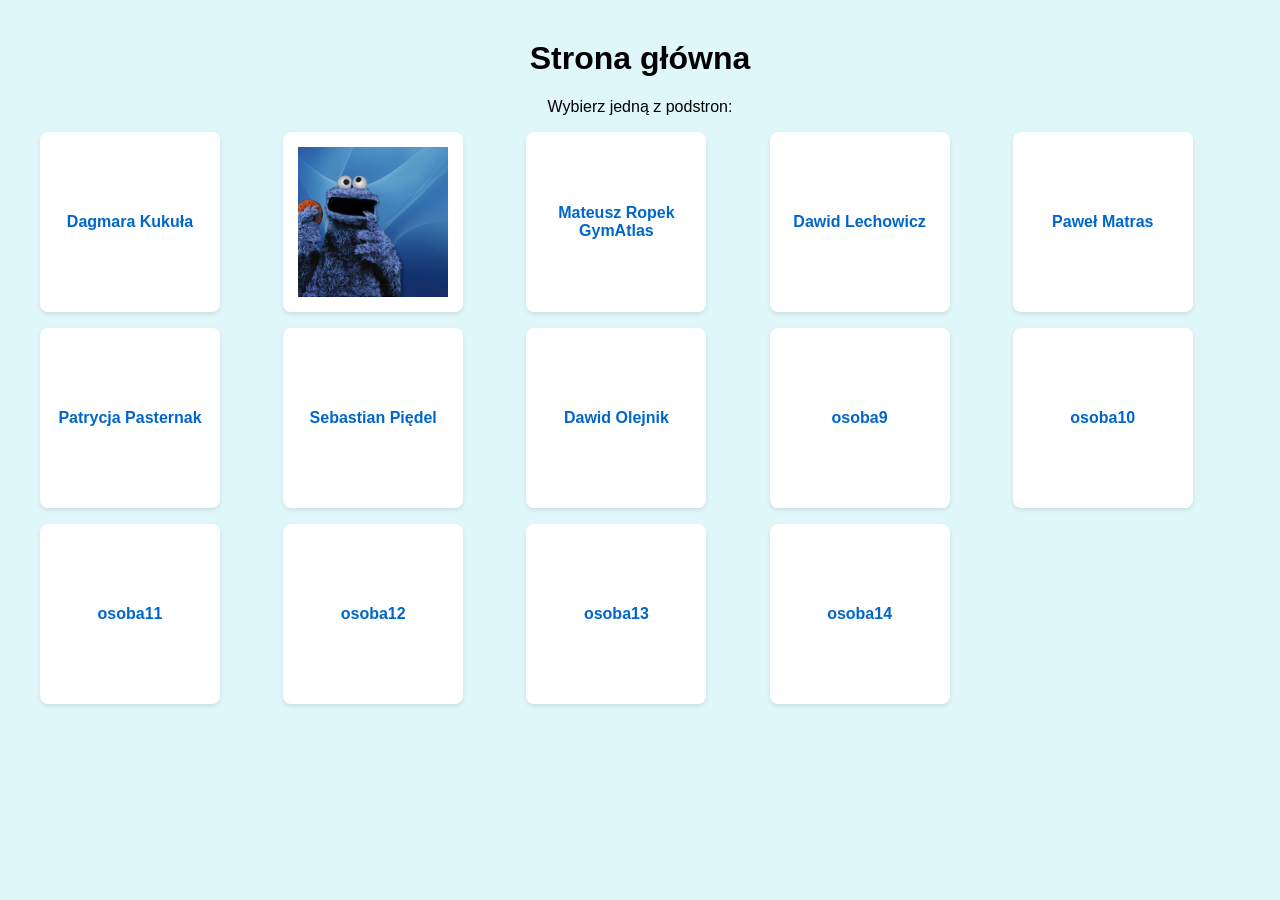
<file: index.html>
<!DOCTYPE html>
<html lang="pl">
  <head>
    <meta charset="UTF-8" />
    <title>Lista podstron</title>
    <link rel="stylesheet" href="style.css" />
  </head>
  <body>
    <h1>Strona główna</h1>
    <p>Wybierz jedną z podstron:</p>
    <ul class="tiles">
      <li><a href="DagmaraKukula.html">Dagmara Kukuła</a></li>
      <li>
        <a href="TKosiarski.html"
          ><img src="img/ciasteczkowo/ciasteczkowy.jpg" alt="Tomasz Kosiarski"
        /></a>
      </li>
      <li>
        <a href="MateuszRopek.html"
          >Mateusz Ropek <br />
          GymAtlas</a
        >
      </li>
      <li><a href="DawidLechowicz.html">Dawid Lechowicz</a></li>
      <li><a href="PawelMatras.html">Paweł Matras</a></li>
      <li><a href="PatrycjaPasternak.html">Patrycja Pasternak</a></li>
      <li><a href="Sebastian_Piędel.html">Sebastian Piędel</a></li>
      <li><a href="DawidOlejnik.html">Dawid Olejnik</a></li>
      <li><a href="osoba9.html">osoba9</a></li>
      <li><a href="osoba10.html">osoba10</a></li>
      <li><a href="osoba11.html">osoba11</a></li>
      <li><a href="osoba12.html">osoba12</a></li>
      <li><a href="osoba13.html">osoba13</a></li>
      <li><a href="osoba14.html">osoba14</a></li>
    </ul>
  </body>
</html>
</file>
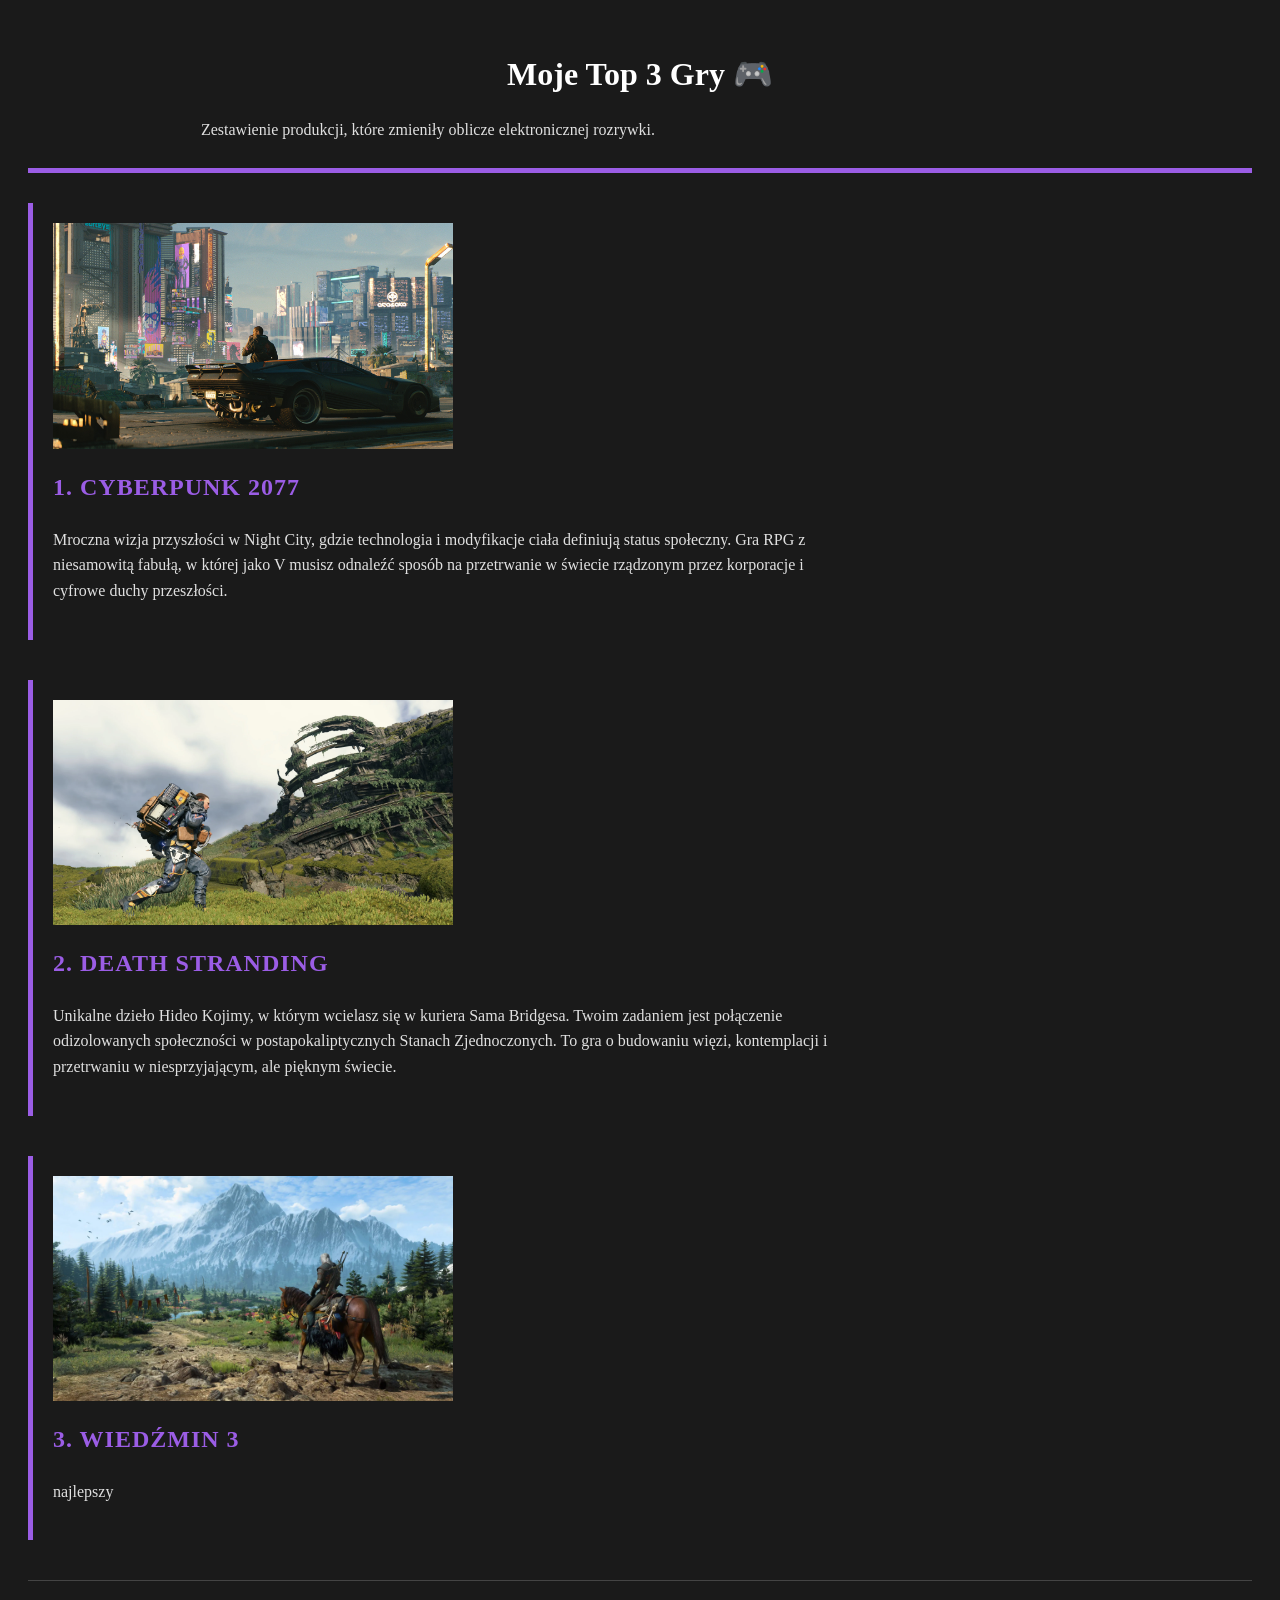
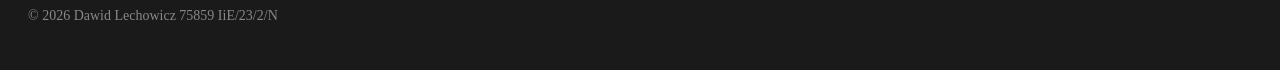
<file: DawidLechowicz.html>
<!DOCTYPE html>
<html lang="pl">
<head>
    <meta charset="UTF-8">
    <meta name="viewport" content="width=device-width, initial-scale=1.0">
    <title>Top 3 Gry</title>
    <style>
    body {
        font-family: "Segoe UI";
        line-height: 1.6;
        padding: 20px;
        background-color: #1a1a1a;
        color: #e0e0e0;
    }
    header {
        text-align: center;
        border-bottom: 5px solid #9b5de5;
        margin-bottom: 30px;
        padding-bottom: 10px;
    }
    header h1 {
        color: #fff;
        margin-bottom: 5px;
    }
    
    .gra {
        border-left: 5px solid #9b5de5;
        padding: 20px;
        margin-bottom: 40px;
    }
    .gra img {
        max-width: 400px;
        display: block;
    }
    h2 { 
        color: #9b5de5;
        text-transform: uppercase;
        letter-spacing: 1px;
    }
    p {
        max-width: 800px;
    }
    footer { 
        margin-top: 40px;
        padding-top: 10px;
        border-top: 1px solid #444;
        font-size: 14px;
        color: #888;
    }
</style>
</head>
<body>

    <header>
        <h1>Moje Top 3 Gry 🎮</h1>
        <p>Zestawienie produkcji, które zmieniły oblicze elektronicznej rozrywki.</p>
    </header>

    <div class="gra">
        <img src="img/gry/CP.jpg" alt="Cyberpunk">
        <h2>1. Cyberpunk 2077</h2>
        <p>Mroczna wizja przyszłości w Night City, gdzie technologia i modyfikacje ciała definiują status społeczny. Gra RPG z niesamowitą fabułą, w której jako V musisz odnaleźć sposób na przetrwanie w świecie rządzonym przez korporacje i cyfrowe duchy przeszłości.</p>
    </div>

    <div class="gra">
        <img src="img/gry/DS.jpg" alt="Death_Stranding">
        <h2>2. Death Stranding</h2>
        <p>Unikalne dzieło Hideo Kojimy, w którym wcielasz się w kuriera Sama Bridgesa. Twoim zadaniem jest połączenie odizolowanych społeczności w postapokaliptycznych Stanach Zjednoczonych. To gra o budowaniu więzi, kontemplacji i przetrwaniu w niesprzyjającym, ale pięknym świecie.</p>
    </div>

    <div class="gra">
        <img src="img/gry/3W3.jpg" alt="Wiedzmin">
        <h2>3. Wiedźmin 3</h2>
        <p>najlepszy</p>
    </div>

    <footer>
        <p>&copy; 2026 Dawid Lechowicz 75859 IiE/23/2/N</p>
    </footer>

</body>
</html>
</file>
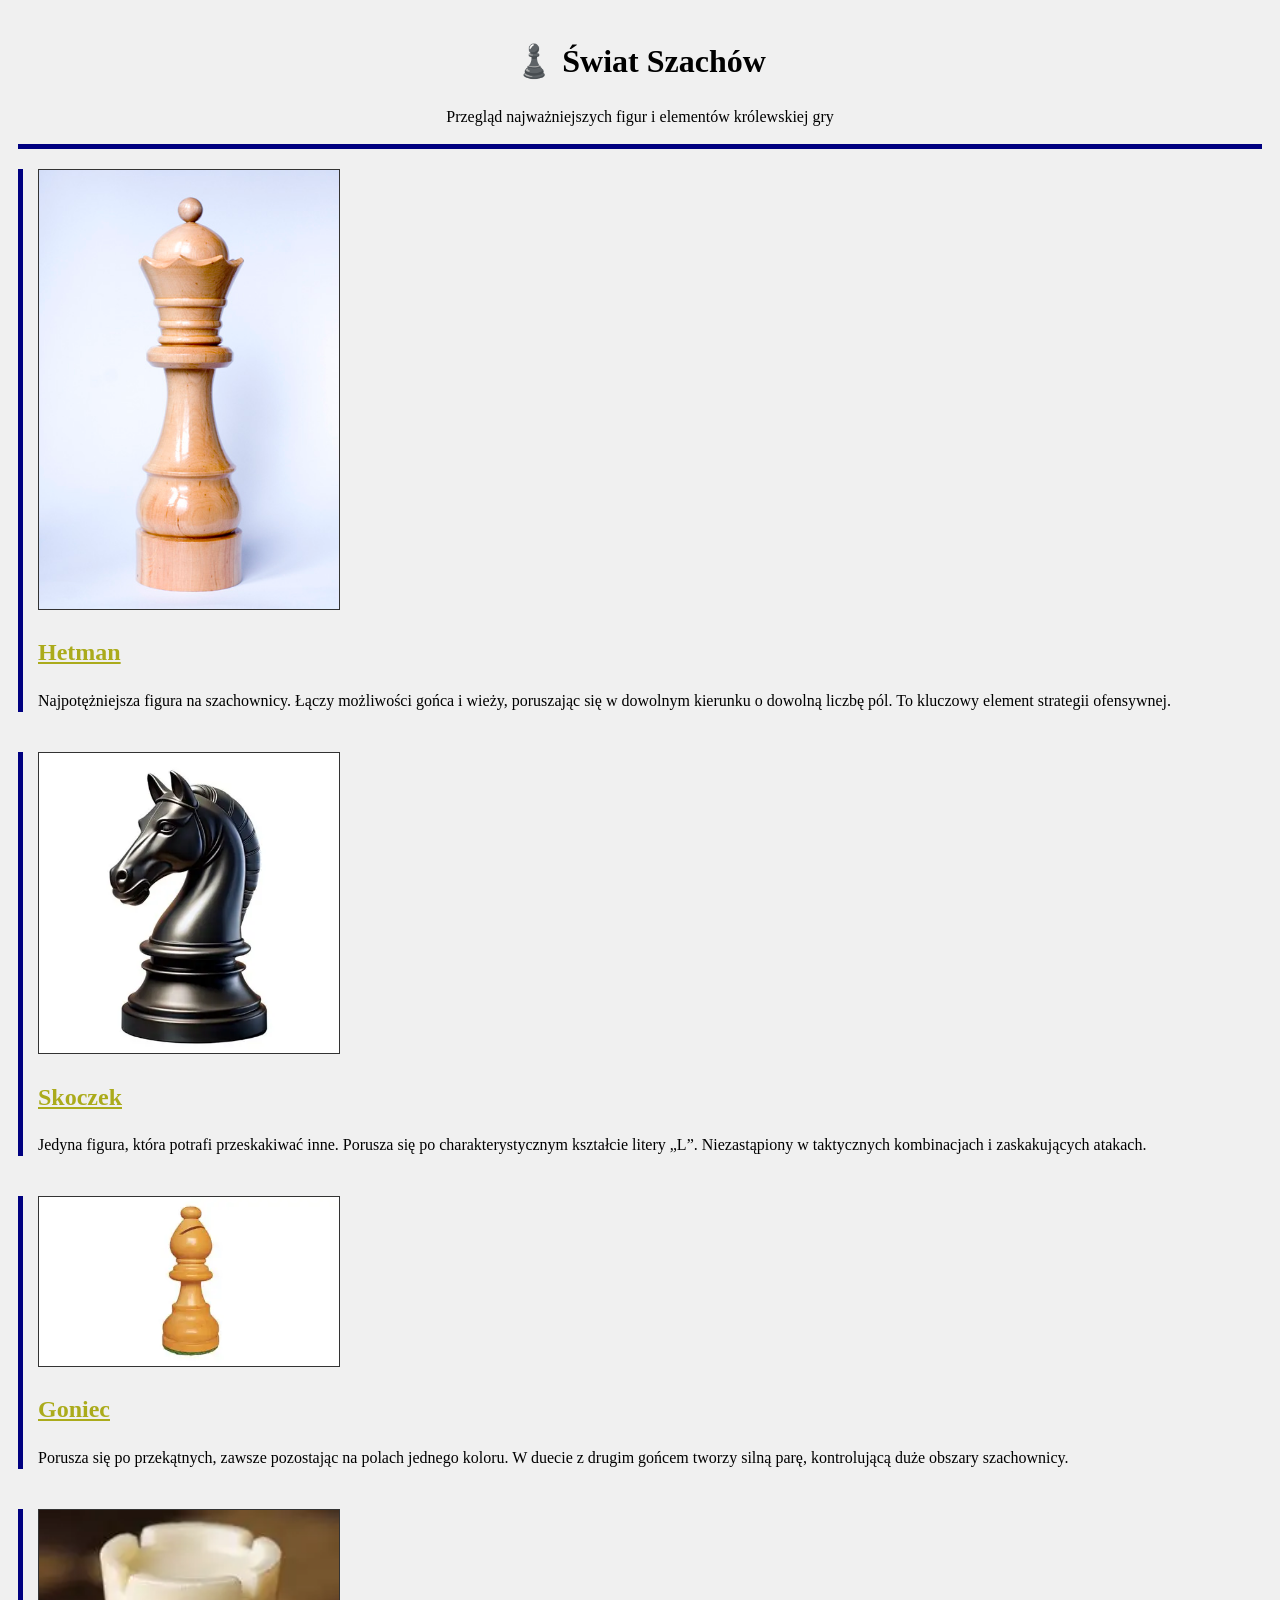
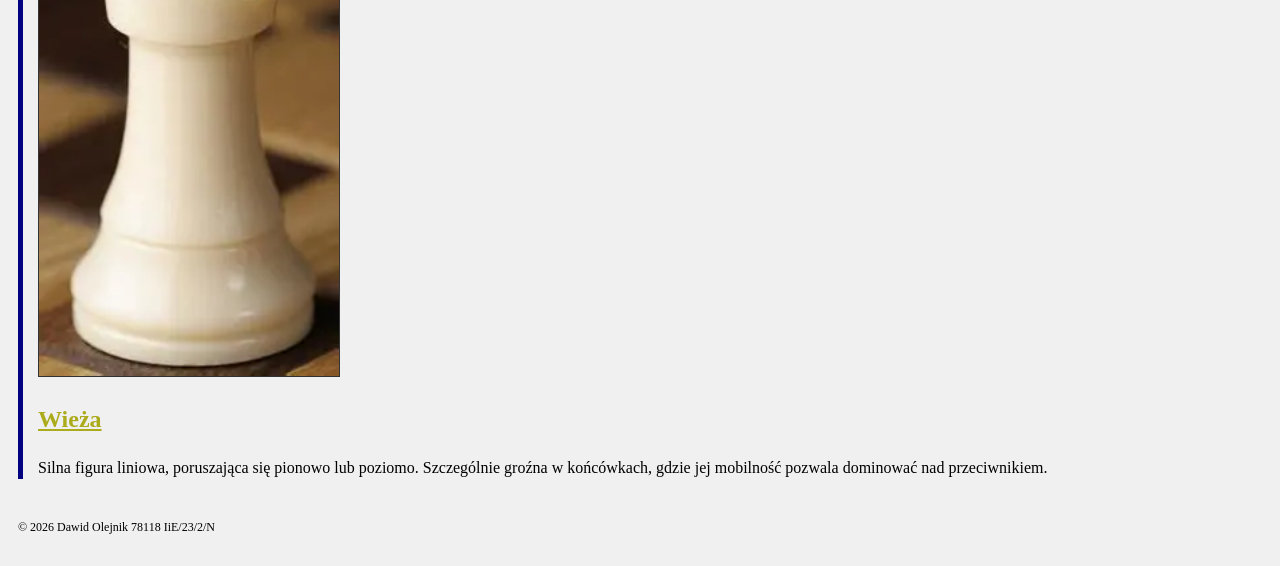
<file: DawidOlejnik.html>
<!DOCTYPE html>
<html lang="pl">
<head>
    <meta charset="UTF-8">
    <meta name="viewport" content="width=device-width, initial-scale=1.0">
    <title>Świat Szachów</title>
    <style>
    body {
        font-family: "Times New Roman", Times, serif;
        line-height: 1.4;
        padding: 10px;
        background-color: #f0f0f0;
        color: #000;
    }
    header {
        text-align: center;
        border-bottom: 5px solid #000080;
        margin-bottom: 20px;
    }
    .szachy {
        background: transparent;
        border: none;
        border-left: 5px solid #000080;
        padding: 0 0 0 15px;
        margin-bottom: 40px;
        text-align: left;
    }
    .szachy img {
        width: 300px;
        border: 1px solid #333;
    }
    h2 { 
        color: #ABAB1B;
        text-decoration: underline;
    }
    footer { 
        margin-top: 20px;
        font-size: 12px;
    }
    </style>
</head>
<body>

    <header>
        <h1>♟️ Świat Szachów</h1>
        <p>Przegląd najważniejszych figur i elementów królewskiej gry</p>
    </header>

    <div class="szachy">
        <img src="img/szachy/hetman.jpg" alt="Hetman">
        <h2>Hetman</h2>
        <p>Najpotężniejsza figura na szachownicy. Łączy możliwości gońca i wieży, 
        poruszając się w dowolnym kierunku o dowolną liczbę pól. 
        To kluczowy element strategii ofensywnej.</p>
    </div>

    <div class="szachy">
        <img src="img/szachy/skoczek.jpg" alt="Skoczek">
        <h2>Skoczek</h2>
        <p>Jedyna figura, która potrafi przeskakiwać inne. 
        Porusza się po charakterystycznym kształcie litery „L”. 
        Niezastąpiony w taktycznych kombinacjach i zaskakujących atakach.</p>
    </div>

    <div class="szachy">
        <img src="img/szachy/goniec.jpg" alt="Goniec">
        <h2>Goniec</h2>
        <p>Porusza się po przekątnych, zawsze pozostając na polach jednego koloru. 
        W duecie z drugim gońcem tworzy silną parę, kontrolującą duże obszary szachownicy.</p>
    </div>
    
    <div class="szachy">
        <img src="img/szachy/wieza.jpg" alt="Wieża">
        <h2>Wieża</h2>
        <p>Silna figura liniowa, poruszająca się pionowo lub poziomo. 
        Szczególnie groźna w końcówkach, gdzie jej mobilność pozwala dominować nad przeciwnikiem.</p>
    </div>

    <footer>
        <p>&copy; 2026 Dawid Olejnik 78118 IiE/23/2/N</p>
    </footer>

</body>
</html>
</file>
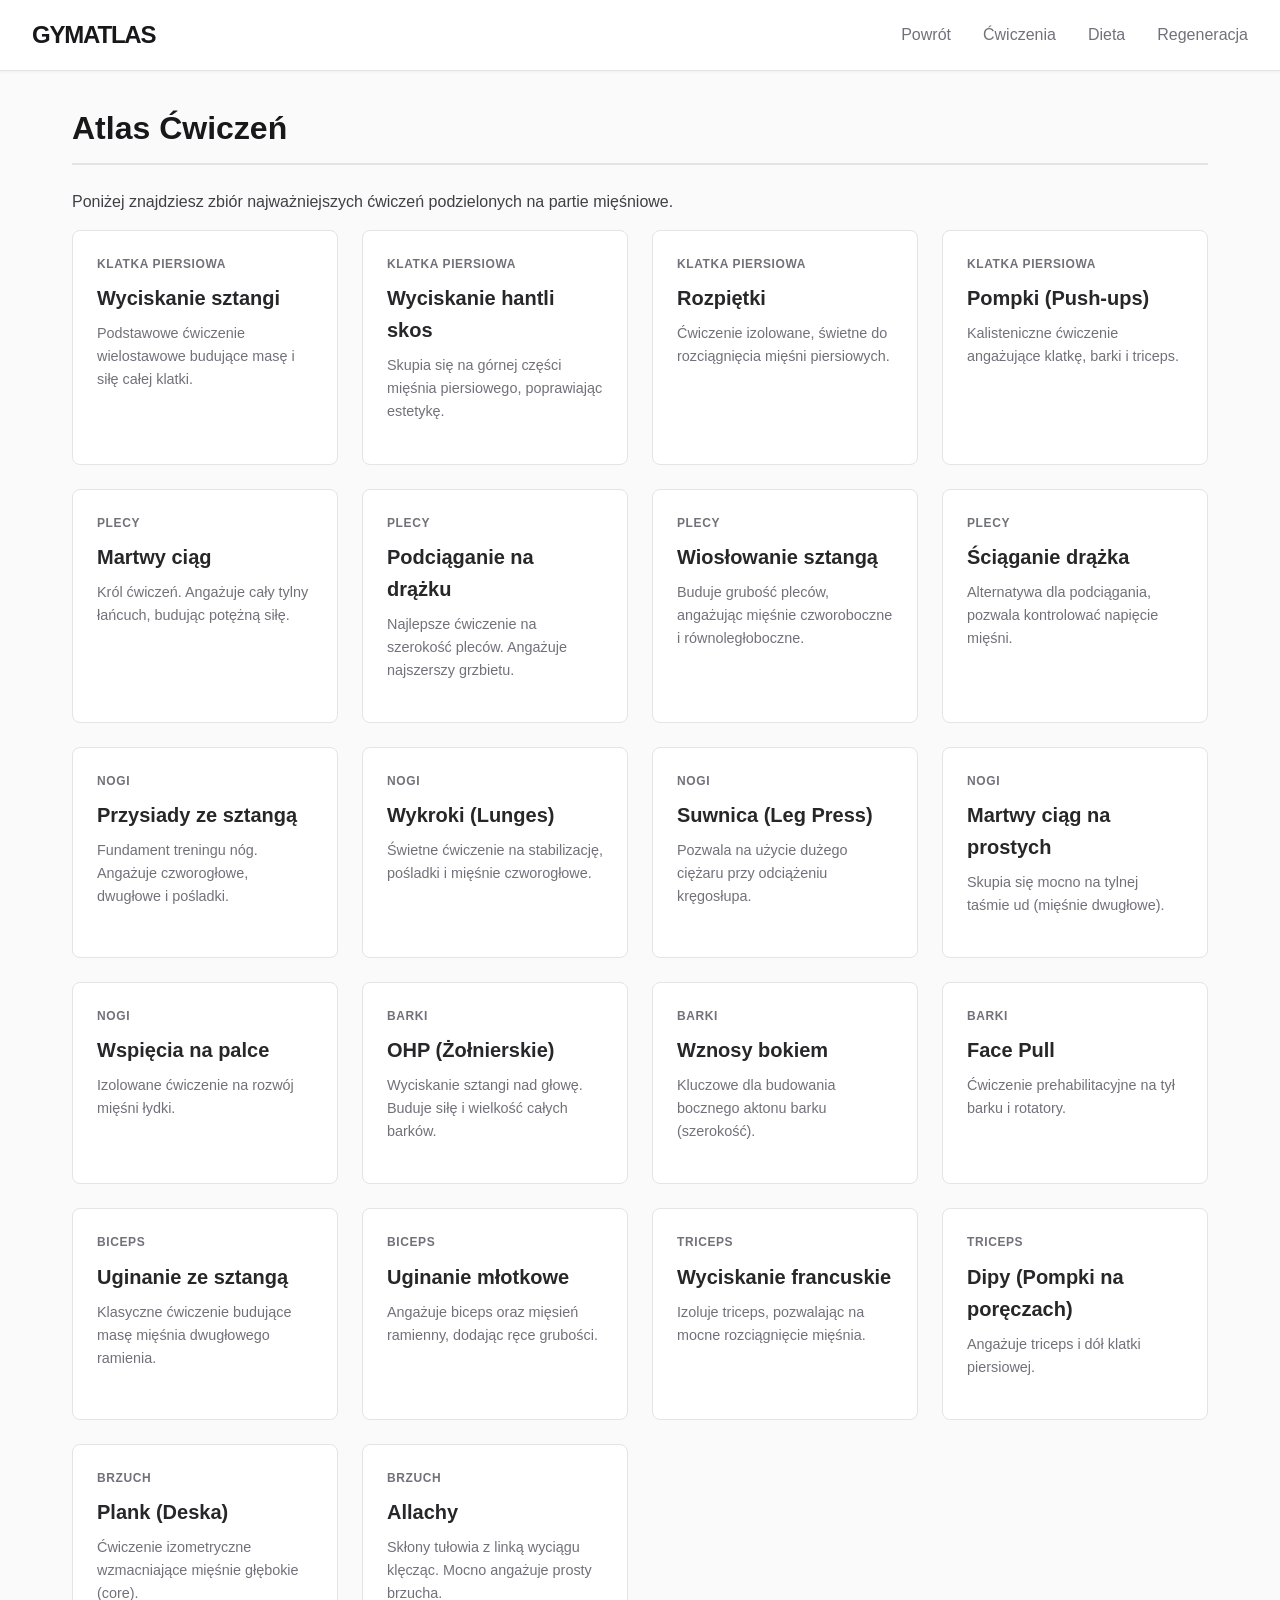
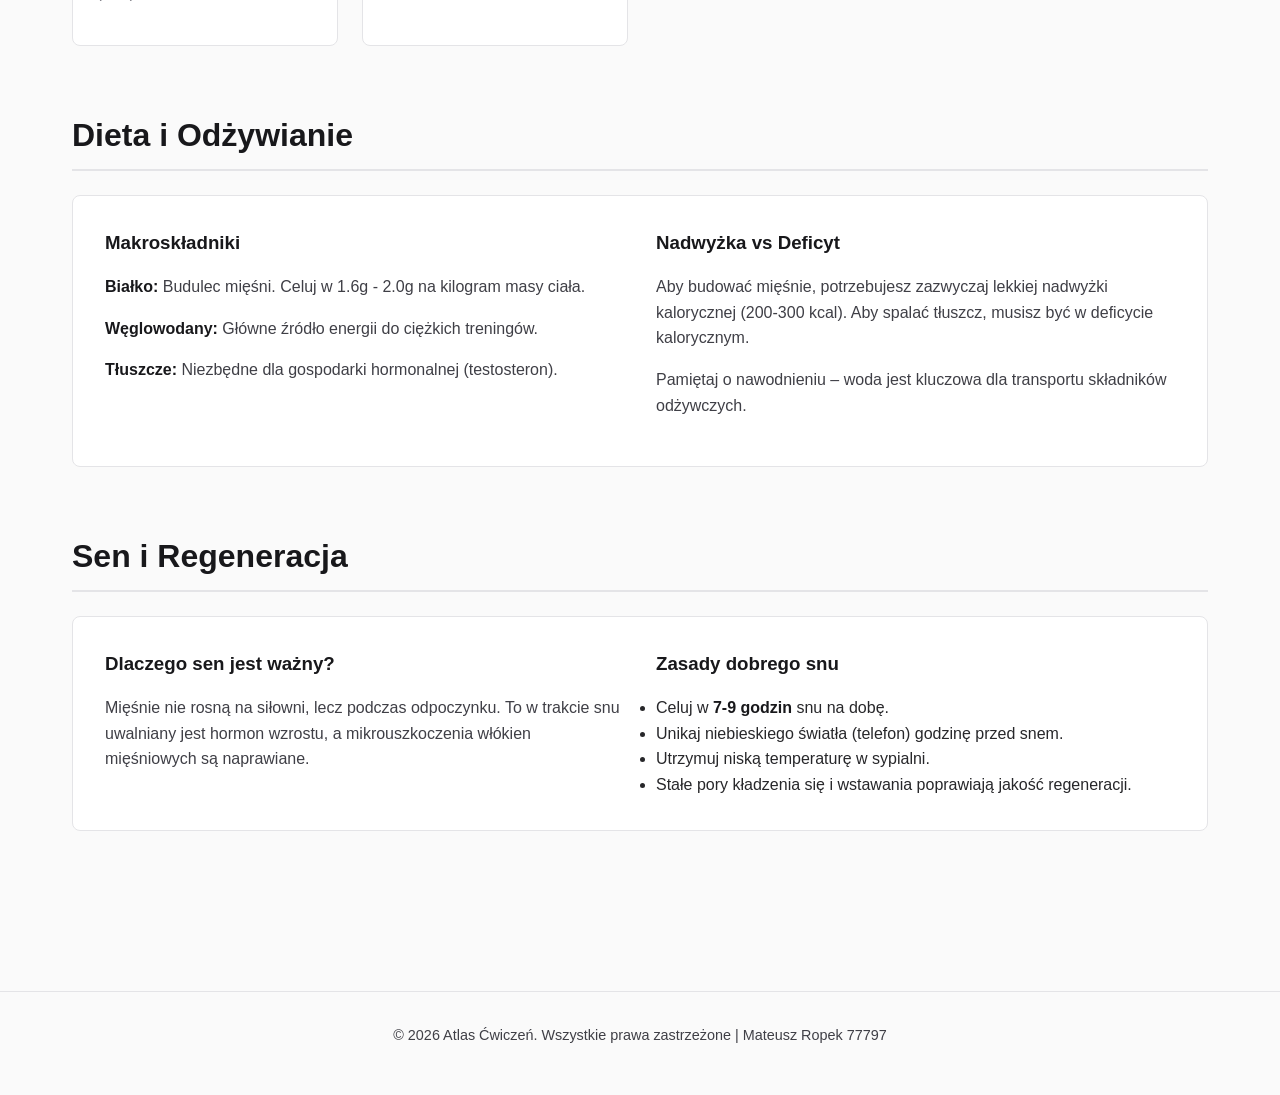
<file: MateuszRopek.html>
<!DOCTYPE html>
<html lang="pl">
  <head>
    <meta charset="UTF-8" />
    <meta name="viewport" content="width=device-width, initial-scale=1.0" />
    <title>Atlas Ćwiczeń - Siła i Zdrowie</title>
    <style>
      :root {
        --zinc-50: #fafafa;
        --zinc-100: #f4f4f5;
        --zinc-200: #e4e4e7;
        --zinc-300: #d4d4d8;
        --zinc-500: #71717a;
        --zinc-700: #3f3f46;
        --zinc-800: #27272a;
        --zinc-900: #18181b;
      }

      * {
        box-sizing: border-box;
        margin: 0;
        padding: 0;
      }

      body {
        font-family: -apple-system, BlinkMacSystemFont, "Segoe UI", Roboto,
          Helvetica, Arial, sans-serif;
        background-color: var(--zinc-50);
        color: var(--zinc-800);
        line-height: 1.6;
      }

      header {
        background-color: white;
        border-bottom: 1px solid var(--zinc-200);
        padding: 1rem 2rem;
        position: sticky;
        top: 0;
        z-index: 100;
        display: flex;
        justify-content: space-between;
        align-items: center;
        box-shadow: 0 1px 3px rgba(0, 0, 0, 0.05);
      }

      .logo {
        font-weight: 800;
        font-size: 1.5rem;
        color: var(--zinc-900);
        text-transform: uppercase;
        letter-spacing: -0.05em;
      }

      nav ul {
        display: flex;
        list-style: none;
        gap: 2rem;
      }

      nav a {
        text-decoration: none;
        color: var(--zinc-500);
        font-weight: 500;
        transition: color 0.2s ease;
        cursor: pointer;
      }

      nav a:hover {
        color: var(--zinc-900);
      }

      main {
        max-width: 1200px;
        margin: 0 auto;
        padding: 2rem;
      }

      section {
        margin-bottom: 4rem;
        scroll-margin-top: 80px;
      }

      h2 {
        font-size: 2rem;
        margin-bottom: 1.5rem;
        color: var(--zinc-900);
        border-bottom: 2px solid var(--zinc-200);
        padding-bottom: 0.5rem;
      }

      p {
        margin-bottom: 1rem;
        color: var(--zinc-700);
      }

      .grid-atlas {
        display: grid;
        grid-template-columns: repeat(auto-fill, minmax(250px, 1fr));
        gap: 1.5rem;
      }

      .card {
        background: white;
        border: 1px solid var(--zinc-200);
        border-radius: 8px;
        padding: 1.5rem;
        transition: all 0.2s ease;
        display: flex;
        flex-direction: column;
      }

      .card:hover {
        border-color: var(--zinc-400);
        box-shadow: 0 4px 6px -1px rgba(0, 0, 0, 0.1);
        transform: translateY(-2px);
      }

      .tag {
        font-size: 0.75rem;
        text-transform: uppercase;
        letter-spacing: 0.05em;
        color: var(--zinc-500);
        font-weight: 700;
        margin-bottom: 0.5rem;
      }

      .card h3 {
        font-size: 1.25rem;
        margin-bottom: 0.5rem;
        color: var(--zinc-800);
        transition: color 0.2s;
      }

      .card:hover h3 {
        color: var(--zinc-900);
      }

      .card p {
        font-size: 0.9rem;
        color: var(--zinc-500);
        flex-grow: 1;
      }

      .info-section {
        display: grid;
        grid-template-columns: 1fr 1fr;
        gap: 2rem;
        background: white;
        padding: 2rem;
        border-radius: 8px;
        border: 1px solid var(--zinc-200);
      }

      .info-box h3 {
        color: var(--zinc-900);
        margin-bottom: 1rem;
      }

      .highlight {
        font-weight: 600;
        color: var(--zinc-900);
      }

      footer {
        text-align: center;
        padding: 2rem;
        border-top: 1px solid var(--zinc-200);
        color: var(--zinc-500);
        font-size: 0.9rem;
        margin-top: 4rem;
      }

      @media (max-width: 768px) {
        nav ul {
          gap: 1rem;
          font-size: 0.9rem;
        }
        .info-section {
          grid-template-columns: 1fr;
        }
      }
    </style>
  </head>
  <body>
    <header>
      <div class="logo">GymAtlas</div>
      <nav>
        <ul>
          <li><a onclick="history.back()">Powrót</a></li>
          <li><a href="#atlas">Ćwiczenia</a></li>
          <li><a href="#dieta">Dieta</a></li>
          <li><a href="#sen">Regeneracja</a></li>
        </ul>
      </nav>
    </header>

    <main>
      <section id="atlas">
        <h2>Atlas Ćwiczeń</h2>
        <p>
          Poniżej znajdziesz zbiór najważniejszych ćwiczeń podzielonych na
          partie mięśniowe.
        </p>

        <div class="grid-atlas">
          <div class="card">
            <span class="tag">Klatka piersiowa</span>
            <h3>Wyciskanie sztangi</h3>
            <p>
              Podstawowe ćwiczenie wielostawowe budujące masę i siłę całej
              klatki.
            </p>
          </div>
          <div class="card">
            <span class="tag">Klatka piersiowa</span>
            <h3>Wyciskanie hantli skos</h3>
            <p>
              Skupia się na górnej części mięśnia piersiowego, poprawiając
              estetykę.
            </p>
          </div>
          <div class="card">
            <span class="tag">Klatka piersiowa</span>
            <h3>Rozpiętki</h3>
            <p>
              Ćwiczenie izolowane, świetne do rozciągnięcia mięśni piersiowych.
            </p>
          </div>
          <div class="card">
            <span class="tag">Klatka piersiowa</span>
            <h3>Pompki (Push-ups)</h3>
            <p>Kalisteniczne ćwiczenie angażujące klatkę, barki i triceps.</p>
          </div>

          <div class="card">
            <span class="tag">Plecy</span>
            <h3>Martwy ciąg</h3>
            <p>
              Król ćwiczeń. Angażuje cały tylny łańcuch, budując potężną siłę.
            </p>
          </div>
          <div class="card">
            <span class="tag">Plecy</span>
            <h3>Podciąganie na drążku</h3>
            <p>
              Najlepsze ćwiczenie na szerokość pleców. Angażuje najszerszy
              grzbietu.
            </p>
          </div>
          <div class="card">
            <span class="tag">Plecy</span>
            <h3>Wiosłowanie sztangą</h3>
            <p>
              Buduje grubość pleców, angażując mięśnie czworoboczne i
              równoległoboczne.
            </p>
          </div>
          <div class="card">
            <span class="tag">Plecy</span>
            <h3>Ściąganie drążka</h3>
            <p>
              Alternatywa dla podciągania, pozwala kontrolować napięcie mięśni.
            </p>
          </div>

          <div class="card">
            <span class="tag">Nogi</span>
            <h3>Przysiady ze sztangą</h3>
            <p>
              Fundament treningu nóg. Angażuje czworogłowe, dwugłowe i pośladki.
            </p>
          </div>
          <div class="card">
            <span class="tag">Nogi</span>
            <h3>Wykroki (Lunges)</h3>
            <p>
              Świetne ćwiczenie na stabilizację, pośladki i mięśnie czworogłowe.
            </p>
          </div>
          <div class="card">
            <span class="tag">Nogi</span>
            <h3>Suwnica (Leg Press)</h3>
            <p>Pozwala na użycie dużego ciężaru przy odciążeniu kręgosłupa.</p>
          </div>
          <div class="card">
            <span class="tag">Nogi</span>
            <h3>Martwy ciąg na prostych</h3>
            <p>Skupia się mocno na tylnej taśmie ud (mięśnie dwugłowe).</p>
          </div>
          <div class="card">
            <span class="tag">Nogi</span>
            <h3>Wspięcia na palce</h3>
            <p>Izolowane ćwiczenie na rozwój mięśni łydki.</p>
          </div>

          <div class="card">
            <span class="tag">Barki</span>
            <h3>OHP (Żołnierskie)</h3>
            <p>
              Wyciskanie sztangi nad głowę. Buduje siłę i wielkość całych
              barków.
            </p>
          </div>
          <div class="card">
            <span class="tag">Barki</span>
            <h3>Wznosy bokiem</h3>
            <p>Kluczowe dla budowania bocznego aktonu barku (szerokość).</p>
          </div>
          <div class="card">
            <span class="tag">Barki</span>
            <h3>Face Pull</h3>
            <p>Ćwiczenie prehabilitacyjne na tył barku i rotatory.</p>
          </div>

          <div class="card">
            <span class="tag">Biceps</span>
            <h3>Uginanie ze sztangą</h3>
            <p>
              Klasyczne ćwiczenie budujące masę mięśnia dwugłowego ramienia.
            </p>
          </div>
          <div class="card">
            <span class="tag">Biceps</span>
            <h3>Uginanie młotkowe</h3>
            <p>Angażuje biceps oraz mięsień ramienny, dodając ręce grubości.</p>
          </div>
          <div class="card">
            <span class="tag">Triceps</span>
            <h3>Wyciskanie francuskie</h3>
            <p>Izoluje triceps, pozwalając na mocne rozciągnięcie mięśnia.</p>
          </div>
          <div class="card">
            <span class="tag">Triceps</span>
            <h3>Dipy (Pompki na poręczach)</h3>
            <p>Angażuje triceps i dół klatki piersiowej.</p>
          </div>

          <div class="card">
            <span class="tag">Brzuch</span>
            <h3>Plank (Deska)</h3>
            <p>Ćwiczenie izometryczne wzmacniające mięśnie głębokie (core).</p>
          </div>
          <div class="card">
            <span class="tag">Brzuch</span>
            <h3>Allachy</h3>
            <p>
              Skłony tułowia z linką wyciągu klęcząc. Mocno angażuje prosty
              brzucha.
            </p>
          </div>
        </div>
      </section>

      <section id="dieta">
        <h2>Dieta i Odżywianie</h2>
        <div class="info-section">
          <div class="info-box">
            <h3>Makroskładniki</h3>
            <p>
              <span class="highlight">Białko:</span> Budulec mięśni. Celuj w
              1.6g - 2.0g na kilogram masy ciała.
            </p>
            <p>
              <span class="highlight">Węglowodany:</span> Główne źródło energii
              do ciężkich treningów.
            </p>
            <p>
              <span class="highlight">Tłuszcze:</span> Niezbędne dla gospodarki
              hormonalnej (testosteron).
            </p>
          </div>
          <div class="info-box">
            <h3>Nadwyżka vs Deficyt</h3>
            <p>
              Aby budować mięśnie, potrzebujesz zazwyczaj lekkiej nadwyżki
              kalorycznej (200-300 kcal). Aby spalać tłuszcz, musisz być w
              deficycie kalorycznym.
            </p>
            <p>
              Pamiętaj o nawodnieniu – woda jest kluczowa dla transportu
              składników odżywczych.
            </p>
          </div>
        </div>
      </section>

      <section id="sen">
        <h2>Sen i Regeneracja</h2>
        <div class="info-section">
          <div class="info-box">
            <h3>Dlaczego sen jest ważny?</h3>
            <p>
              Mięśnie nie rosną na siłowni, lecz podczas odpoczynku. To w
              trakcie snu uwalniany jest hormon wzrostu, a mikrouszkoczenia
              włókien mięśniowych są naprawiane.
            </p>
          </div>
          <div class="info-box">
            <h3>Zasady dobrego snu</h3>
            <ul>
              <li>
                Celuj w <span class="highlight">7-9 godzin</span> snu na dobę.
              </li>
              <li>Unikaj niebieskiego światła (telefon) godzinę przed snem.</li>
              <li>Utrzymuj niską temperaturę w sypialni.</li>
              <li>
                Stałe pory kładzenia się i wstawania poprawiają jakość
                regeneracji.
              </li>
            </ul>
          </div>
        </div>
      </section>
    </main>

    <footer>
      <p>
        &copy; 2026 Atlas Ćwiczeń. Wszystkie prawa zastrzeżone | Mateusz Ropek
        77797
      </p>
    </footer>
  </body>
</html>
</file>
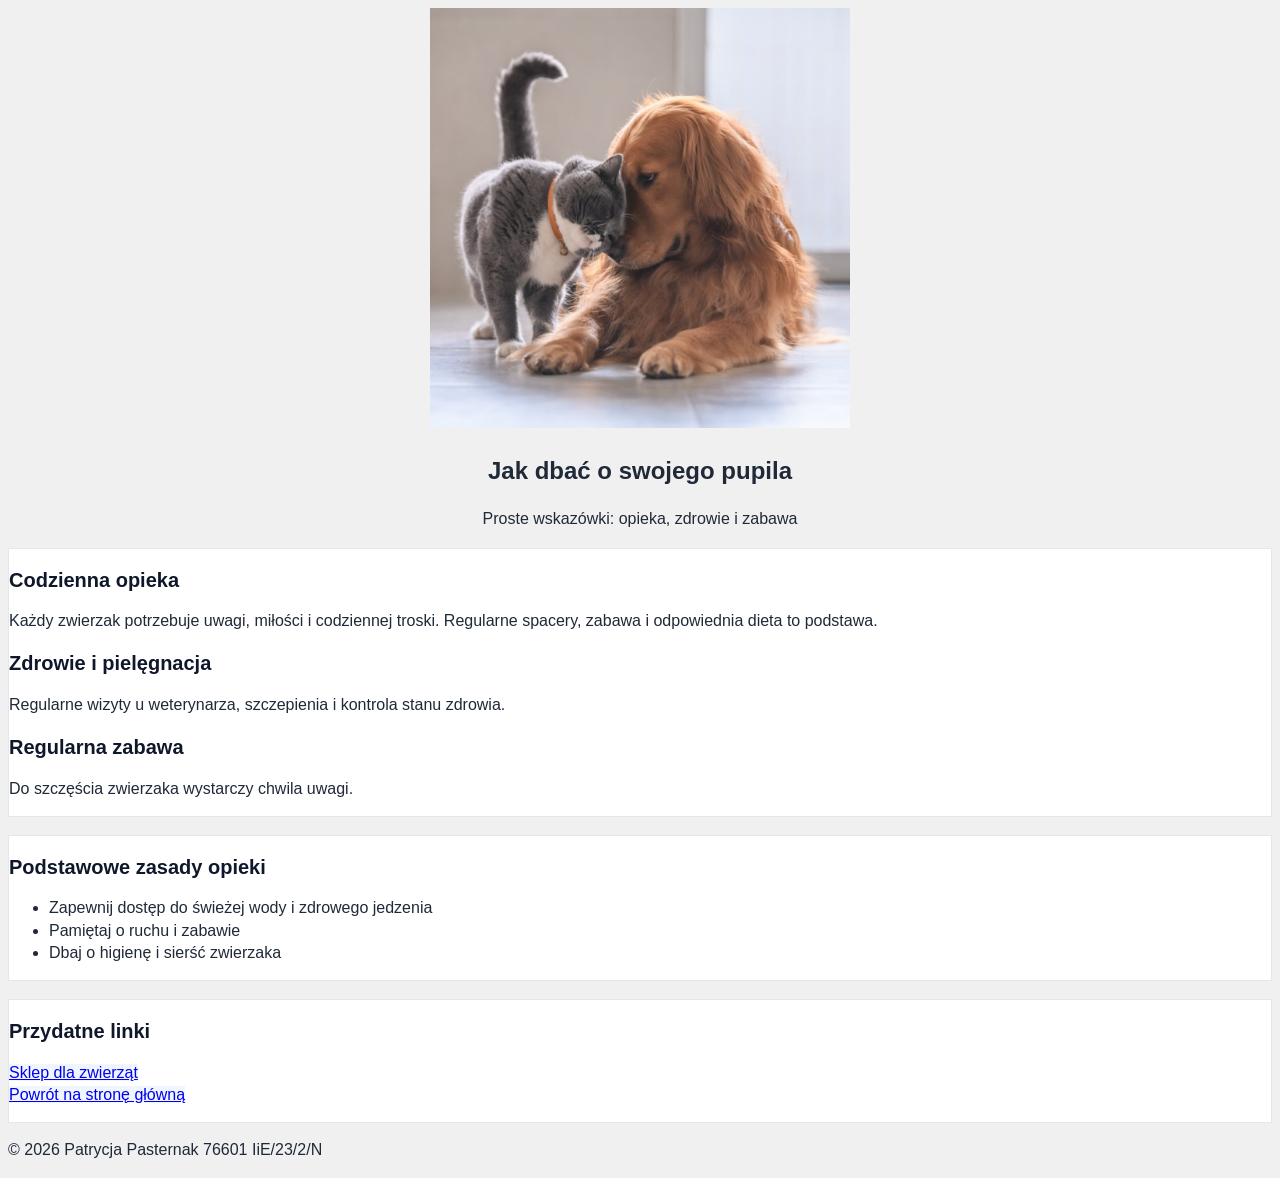
<file: PatrycjaPasternak.html>
<!DOCTYPE html>
<html lang="pl">
<head>
  <meta charset="UTF-8">
  <meta name="viewport" content="width=device-width,initial-scale=1" />
  <title>Jak dbać o swojego pupila</title>

  <style>
    * { box-sizing: border-box; }

 body {
        font-family: "Roboto", Arial, sans-serif;
        line-height: 1.4;
        background-color: #f0f0f1;
        color: #1f2937;
    }
h2 {
        margin-bottom: 20px;
    }

    .hero{
      text-align: center;
    }

    .hero img{
      width: 100%;
      max-width: 420px;
      height: auto;
    }

    section{
      margin-top: 18px;
      background: #ffffff;
      border: 1px solid #e5e7eb;
    }

    h1{
      color: #0f172a;
      font-size: 20px;
    }

    .links a{
      background: #eff6ff;
    }

    footer{
      color: #1f2937;
    }

  </style>
</head>

<body>
  <div class="container">

    <div class="hero">
      <img src="img/pieskot/pieskot.jpg" alt="pieskot" width="350">
      <h2>Jak dbać o swojego pupila</h2>
      <p>Proste wskazówki: opieka, zdrowie i zabawa</p>
    </div>

    <section>
      <h1>Codzienna opieka</h1>
      <p>Każdy zwierzak potrzebuje uwagi, miłości i codziennej troski. Regularne spacery, zabawa i odpowiednia dieta to podstawa.</p>

      <h1>Zdrowie i pielęgnacja</h1>
      <p>Regularne wizyty u weterynarza, szczepienia i kontrola stanu zdrowia.</p>

      <h1>Regularna zabawa</h1>
      <p>Do szczęścia zwierzaka wystarczy chwila uwagi.</p>
    </section>

    <section>
      <h1>Podstawowe zasady opieki</h1>
      <ul>
        <li>Zapewnij dostęp do świeżej wody i zdrowego jedzenia</li>
        <li>Pamiętaj o ruchu i zabawie</li>
        <li>Dbaj o higienę i sierść zwierzaka</li>
      </ul>
    </section>

    <section>
      <h1>Przydatne linki</h1>
      <p class="links">
        <a href="https://www.zooplus.pl" target="_blank">Sklep dla zwierząt</a><br>
        <a href="index.html">Powrót na stronę główną</a>
      </p>
    </section>

    <footer>
      <p>&copy; 2026 Patrycja Pasternak 76601 IiE/23/2/N</p>
    </footer>

  </div>
</body>
</html>
</file>
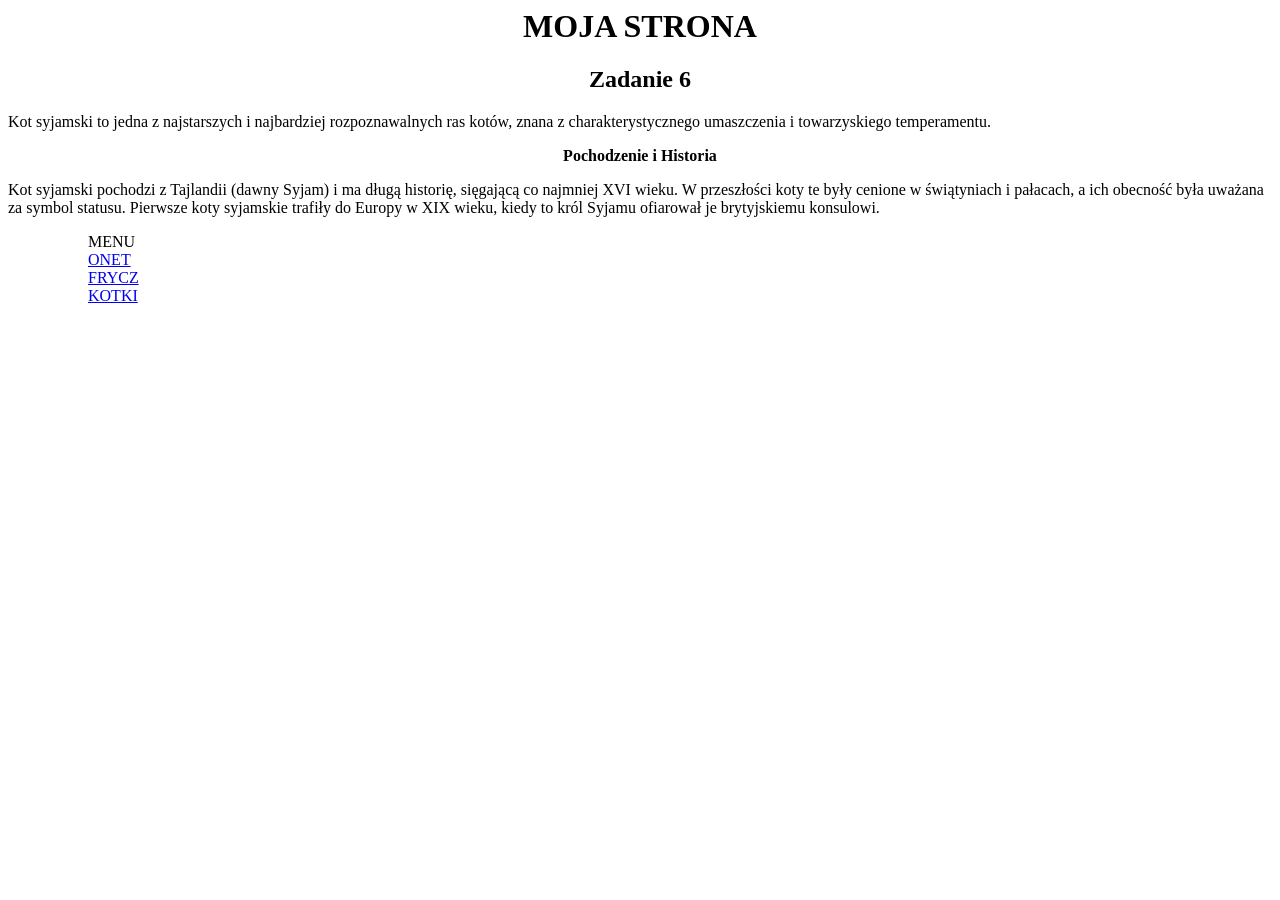
<file: PatulskaAnna.html>
<html>
    
      <body>
      <h1 align = "center"> MOJA STRONA</h1>
      <h2 align = "center"> Zadanie 6 </h2>
      <p> Kot syjamski to jedna z najstarszych i najbardziej rozpoznawalnych ras kotów, znana z charakterystycznego umaszczenia i towarzyskiego temperamentu.</p>
      <p align = "center"><b>Pochodzenie i Historia</b></p>
      <p> Kot syjamski pochodzi z Tajlandii (dawny Syjam) i ma długą historię, sięgającą co najmniej XVI wieku. W przeszłości koty te były cenione w świątyniach i pałacach, a   ich obecność była uważana za symbol statusu. Pierwsze koty syjamskie trafiły do Europy w XIX wieku, kiedy to król Syjamu ofiarował je brytyjskiemu konsulowi. </p>

      <ul>

            <ol>MENU</ol>
            <ol><a href= "http://www.onet.pl">ONET</a></ol>
            <ol><a href = "https://uafm.edu.pl">FRYCZ</a></ol>
            <ol><a href = "strona6_1.html">KOTKI</a></ol>

      </ul>
      </body>


</html>
</file>
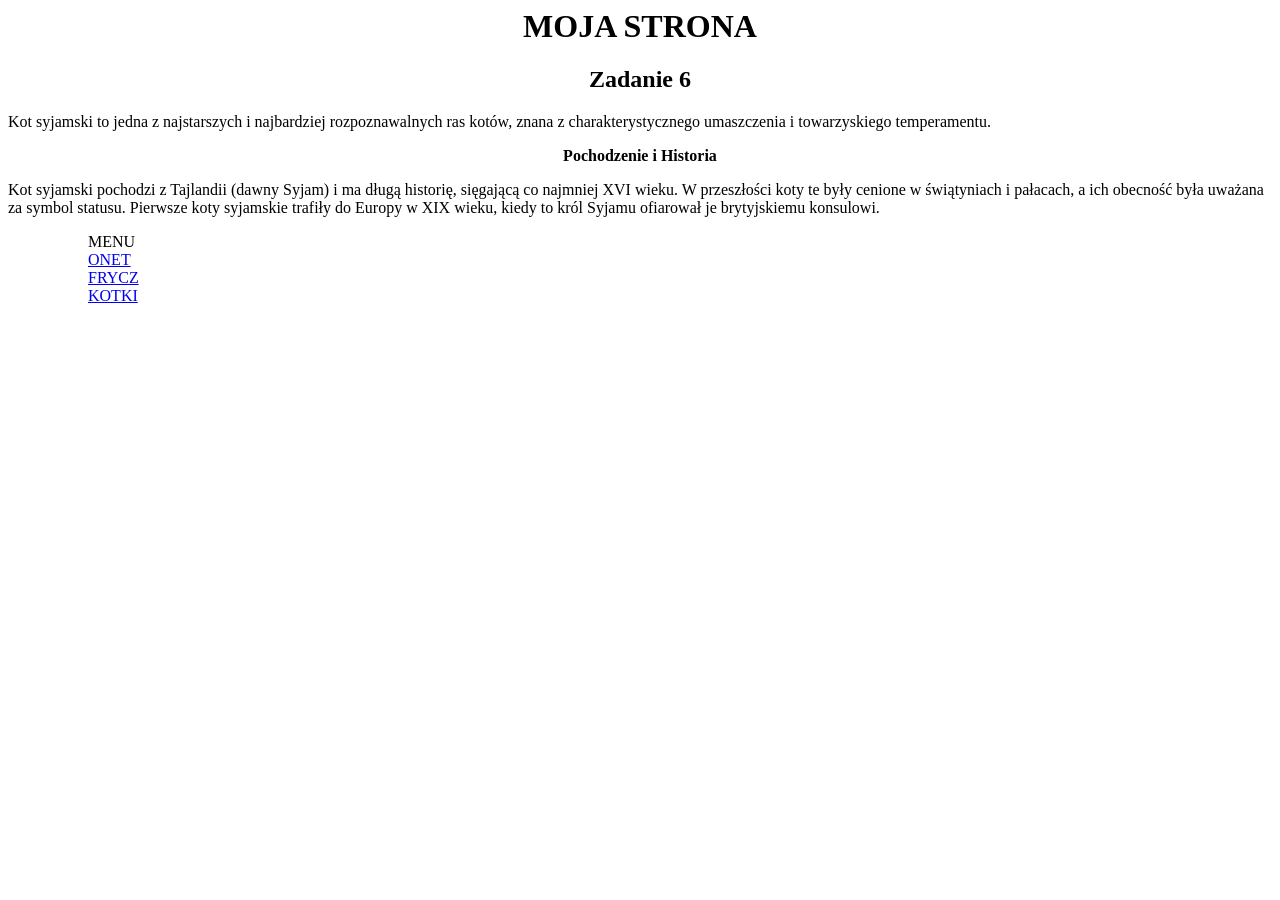
<file: strona.html>
<html>
      <style>
      
</style>
      <body>
      <h1 align = "center"> MOJA STRONA</h1>
      <h2 align = "center"> Zadanie 6 </h2>
      <p> Kot syjamski to jedna z najstarszych i najbardziej rozpoznawalnych ras kotów, znana z charakterystycznego umaszczenia i towarzyskiego temperamentu.</p>
      <p align = "center"><b>Pochodzenie i Historia</b></p>
      <p> Kot syjamski pochodzi z Tajlandii (dawny Syjam) i ma długą historię, sięgającą co najmniej XVI wieku. W przeszłości koty te były cenione w świątyniach i pałacach, a   ich obecność była uważana za symbol statusu. Pierwsze koty syjamskie trafiły do Europy w XIX wieku, kiedy to król Syjamu ofiarował je brytyjskiemu konsulowi. </p>

      <ul>

            <ol>MENU</ol>
            <ol><a href= "http://www.onet.pl">ONET</a></ol>
            <ol><a href = "https://uafm.edu.pl">FRYCZ</a></ol>
            <ol><a href = "strona6_1.html">KOTKI</a></ol>

      </ul>
     
      </body>


</html>
</file>
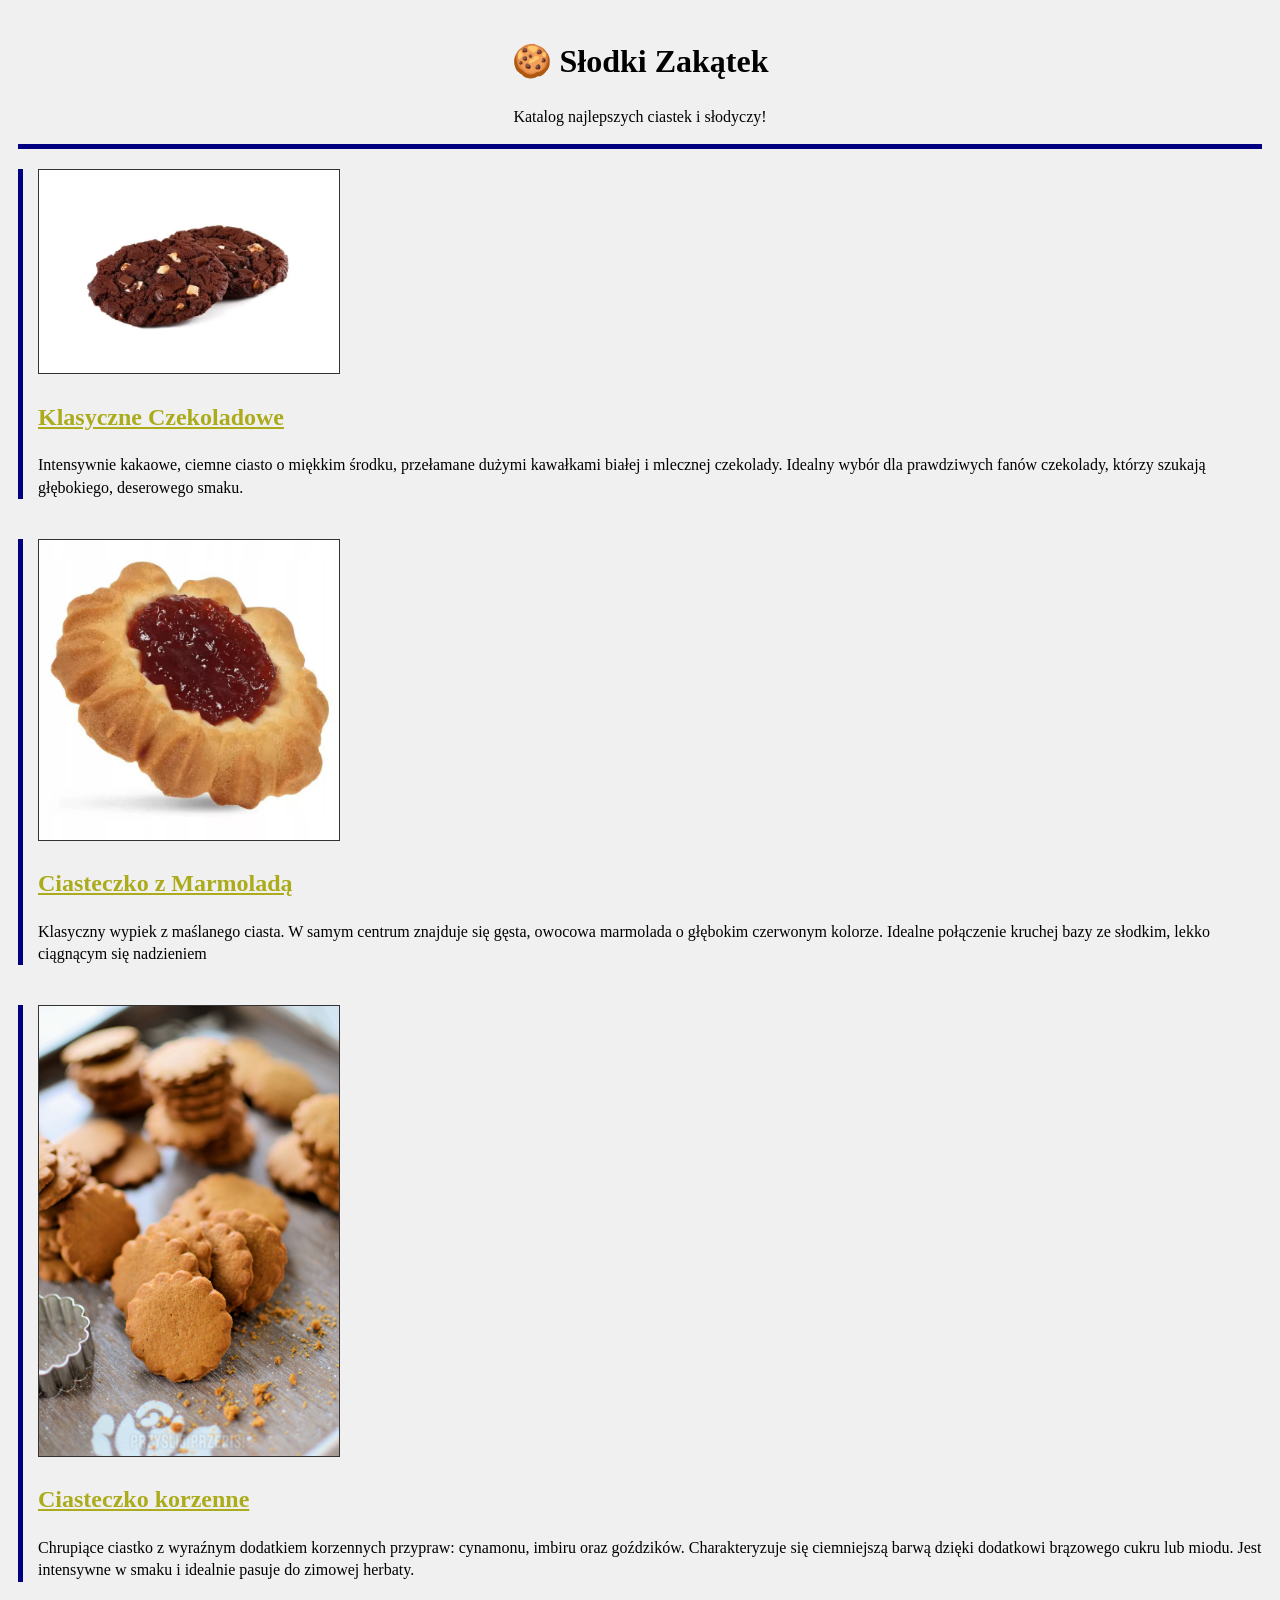
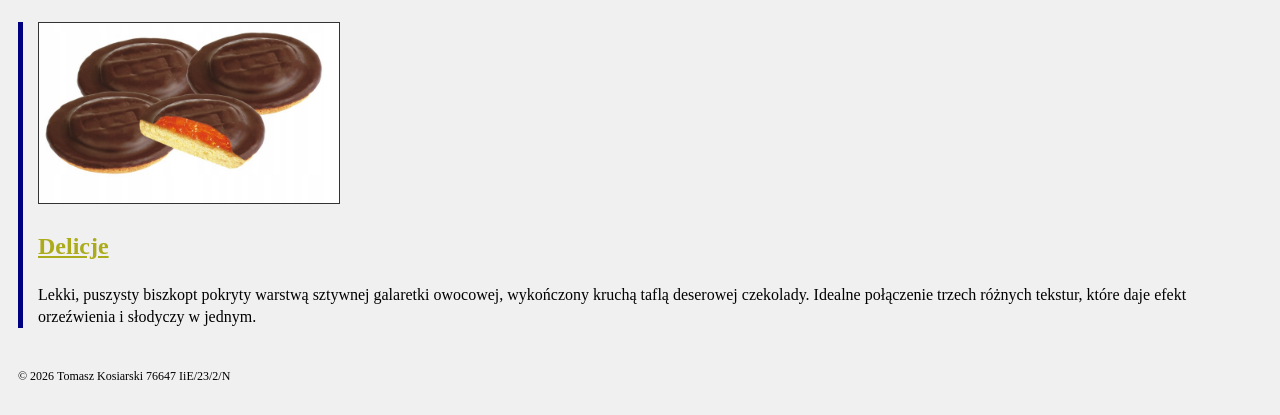
<file: TKosiarski.html>
<!DOCTYPE html>
<html lang="pl">
<head>
    <meta charset="UTF-8">
    <meta name="viewport" content="width=device-width, initial-scale=1.0">
    <title>Ciasteczkowo</title>
    <style>
    body {
        font-family: "Times New Roman", Times, serif;
        line-height: 1.4;
        padding: 10px;
        background-color: #f0f0f0;
        color: #000;
    }
    header {
        text-align: center;
        border-bottom: 5px solid #000080;
		
        margin-bottom: 20px;
    }
	
    .ciacho {
    background: transparent;
    border: none;
    border-left: 5px solid #000080;
    padding: 0 0 0 15px;
    margin-bottom: 40px;
    text-align: left;
	}
    .ciacho img {
        width: 300px; 
        border: 1px solid #333;
    }
    h2 { 
        color: #ABAB1B;
        text-decoration: underline;
    }
    footer { 
        margin-top: 20px;
        font-size: 12px;
    }
</style>
</head>
<body>

    <header>
        <h1>🍪 Słodki Zakątek</h1>
        <p>Katalog najlepszych ciastek i słodyczy!</p>
    </header>

    <div class="ciacho">
        <img src="img/ciasteczkowo/czekoladowe.jpg" alt="Ciasteczko czekoladowe">
        <h2>Klasyczne Czekoladowe</h2>
        <p>Intensywnie kakaowe, ciemne ciasto o miękkim środku, 
		przełamane dużymi kawałkami białej i mlecznej czekolady. 
		Idealny wybór dla prawdziwych fanów czekolady, którzy szukają głębokiego, deserowego smaku.</p>
    </div>

    <div class="ciacho">
        <img src="img/ciasteczkowo/zMarmolada.jpg" alt="Ciasteczko z Marmoladą">
        <h2>Ciasteczko z Marmoladą</h2>
        <p>Klasyczny wypiek z maślanego ciasta. 
		W samym centrum znajduje się gęsta, owocowa marmolada o głębokim czerwonym kolorze. 
		Idealne połączenie kruchej bazy ze słodkim, lekko ciągnącym się nadzieniem</p>
    </div>

    <div class="ciacho">
        <img src="img/ciasteczkowo/korzenne.jpeg" alt="Ciasteczko korzenne">
        <h2>Ciasteczko korzenne</h2>
        <p>Chrupiące ciastko z wyraźnym dodatkiem korzennych przypraw: cynamonu, imbiru oraz goździków. 
		Charakteryzuje się ciemniejszą barwą dzięki dodatkowi brązowego cukru lub miodu. 
		Jest intensywne w smaku i idealnie pasuje do zimowej herbaty.</p>
    </div>
	
	<div class="ciacho">
        <img src="img/ciasteczkowo/delicje.jpg" alt="Delicje">
        <h2>Delicje</h2>
        <p>Lekki, puszysty biszkopt pokryty warstwą sztywnej galaretki owocowej, wykończony kruchą taflą deserowej czekolady. 
		Idealne połączenie trzech różnych tekstur, które daje efekt orzeźwienia i słodyczy w jednym.</p>
    </div>

    <footer>
        <p>&copy; 2026 Tomasz Kosiarski 76647 IiE/23/2/N</p>
    </footer>

</body>
</html>
</file>
<file: style.css>
body {
    font-family: Arial, sans-serif;
    margin: 40px;
    background-color: #e0f7fa;
}

h1 {
    text-align: center;
}

p {
    text-align: center;
}

ul {
    list-style-type: none;
    padding: 0;
    margin: 0;
}

.tiles {
    display: grid;
    grid-template-columns: repeat(5, 1fr);
    gap: 16px;
    max-width: 1200px;
    margin: 0 auto;
}

.tiles li {
    margin: 0;
}

.tiles a {
    display: flex;
    align-items: center;
    justify-content: center;
    padding: 15px;
    width: 150px; /* stała wielkość kafelków */
    height: 150px;
    background-color: white;
    border-radius: 8px;
    box-shadow: 0 2px 4px rgba(0, 0, 0, 0.1);
    text-align: center;
    text-decoration: none;
    color: #0066cc;
    font-weight: bold;
}

.tiles a img{
	width: 100%;
	height: 100%;
	object-fit: cover;
}

.tiles a:hover {
    background-color: #e6f0ff;
}
</file>
